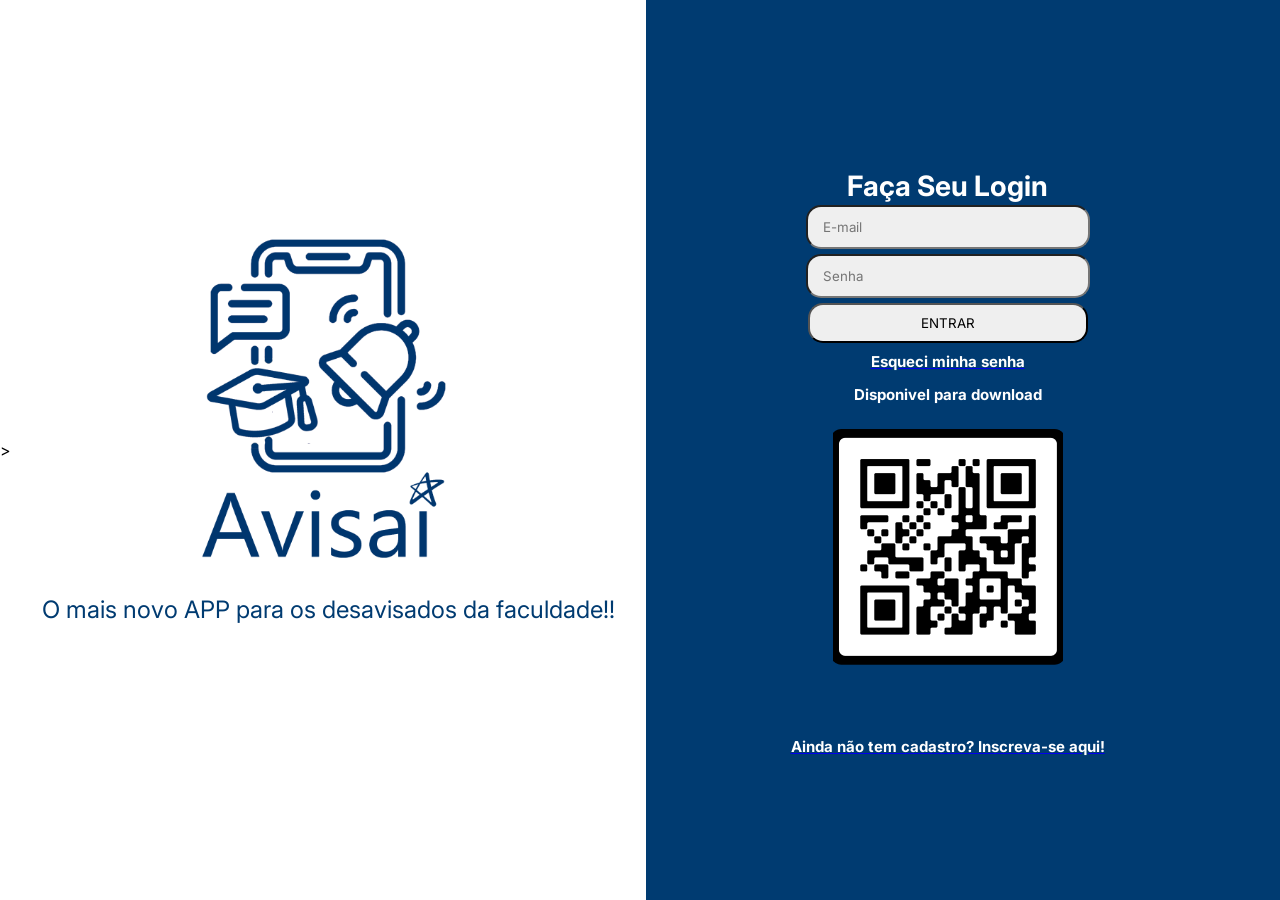
<file: index.html>
<!DOCTYPE html>
<html lang="pt-br">
  <head>
    <meta charset="UTF-8" />
    <meta http-equiv="X-UA-Compatible" content="IE=edge" />
    <meta name="viewport" content="width=device-width, initial-scale=1.0" />
    <link rel="preconnect" href="https://fonts.googleapis.com" />
    <link rel="preconnect" href="https://fonts.gstatic.com" crossorigin />
    <link
      href="https://fonts.googleapis.com/css2?family=Inter:wght@100;200;300;400;500;600;700&display=swap"
      rel="stylesheet"
    />

    <link
      rel="icon"
      type="image/png"
      href="./assets/icon.png
    "
    />
    <link rel="stylesheet" href="./styles.css" />
    >
    <title>Avisai</title>
  </head>
  <body>
    <aside>
      <img class="img-logo" src="./assets/logo.png" alt="Logo do site" />

      <p>O mais novo APP para os desavisados da faculdade!!</p>
    </aside>
    <div class="container">
      <div class="registro">
        <div class="title-login">
          <h3>Faça Seu Login</h3>
        </div>
        <div class="email">
          <input
            type="text"
            style="padding: 5px 15px"
            name="E-mail"
            placeholder="E-mail"
            required
          />
        </div>
        <div class="senha">
          <input
            type="password"
            style="padding: 5px 15px"
            name="Senha"
            placeholder="Senha"
            required
          />
        </div>
        <a href="./Aviso/aviso.html" class="div-button">
          <button class="entrar">ENTRAR</button>
        </a>
        <a href="Pagina/desenvolvimento.html" class="esqueci">
          <h5>Esqueci minha senha</h5>
        </a>

        <div class="app">
          <h5>Disponivel para download</h5>
        </div>

        <div class="qrcode">
          <img src="./assets/QRcode.png.png" alt="QRcode" />
        </div>

        <div class="cadastro">
          <a href="./registro.html"
            ><h5>Ainda não tem cadastro? Inscreva-se aqui!</h5></a
          >
        </div>
      </div>
    </div>
  </body>
</html>
</file>
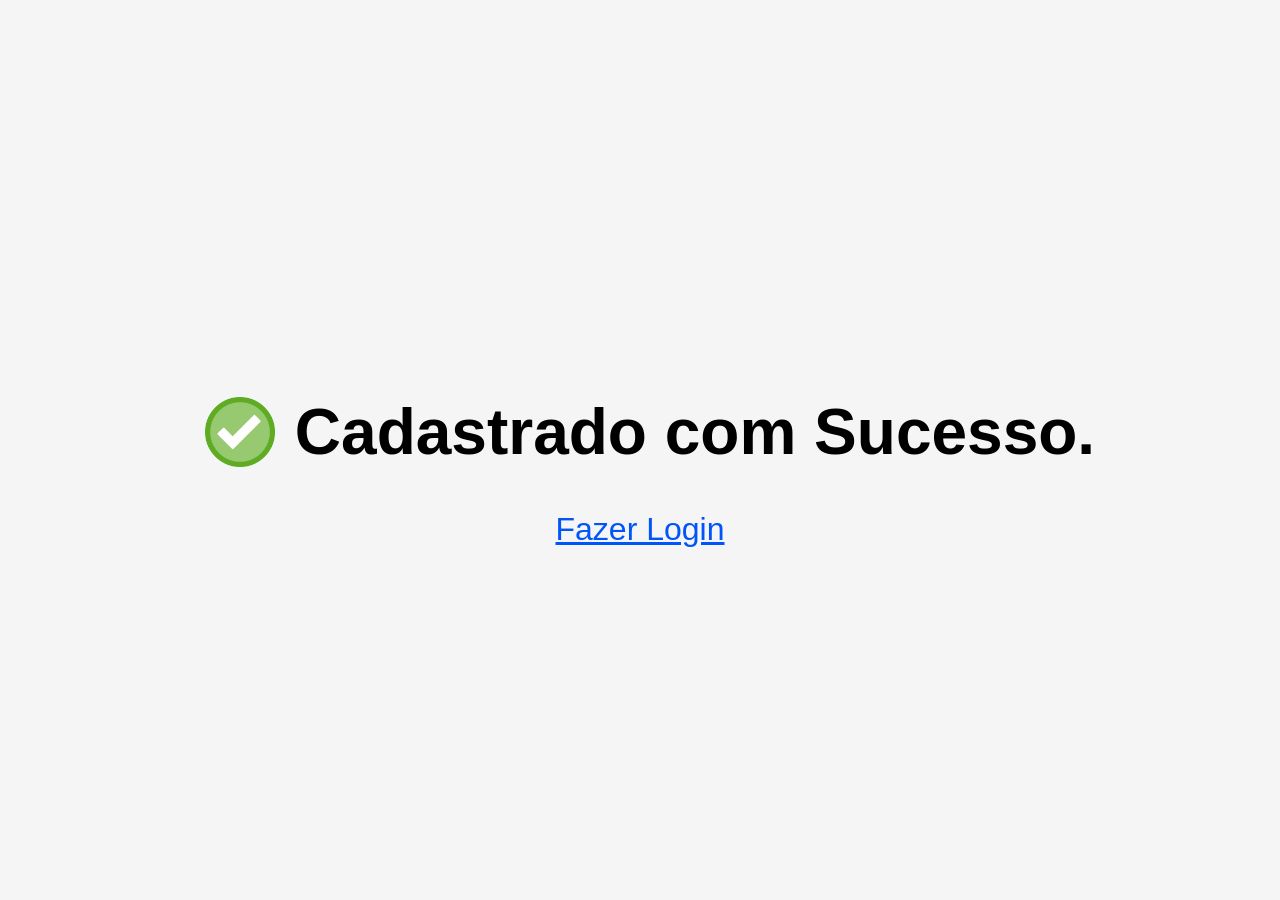
<file: cadastro.html>
<!DOCTYPE html>
<html lang="en">
  <head>
    <meta charset="UTF-8" />
    <meta http-equiv="X-UA-Compatible" content="IE=edge" />
    <meta name="viewport" content="width=device-width, initial-scale=1.0" />
    <link
      rel="icon"
      type="image/png"
      href="./assets/icon.png
    "
    />
    <link rel="stylesheet" href="style.css" />
    <title>Cadastrado com Sucesso</title>
  </head>
  <body>
    <div class="container">
      <div class="box1">
        <img src="./img/feito.png" alt="" />
        <h1>Cadastrado com Sucesso.</h1>
      </div>
      <div class="box2">
        <a href="./index.html">Fazer Login</a>
      </div>
    </div>
  </body>
</html>
</file>
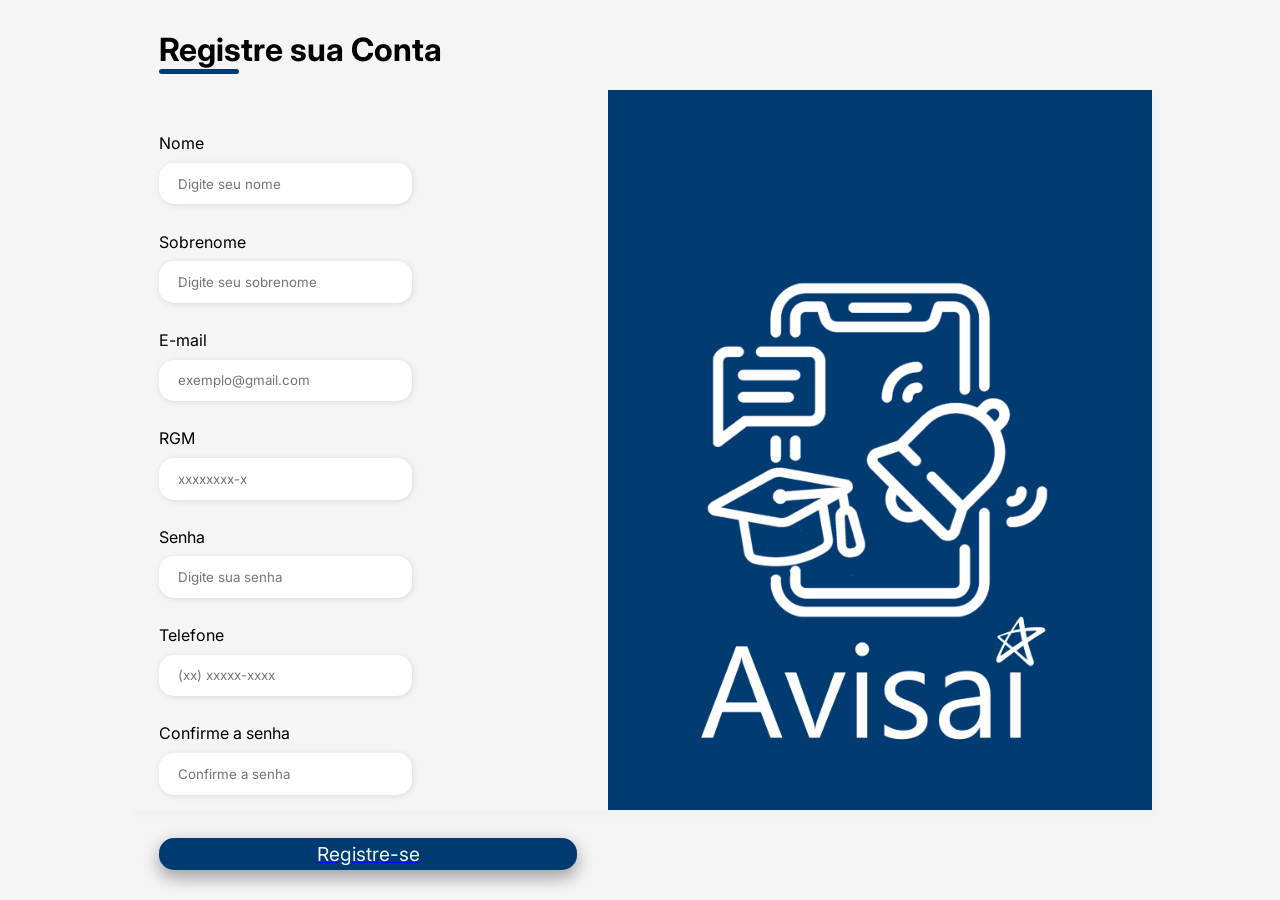
<file: registro.html>
<!DOCTYPE html>
<html lang="pt-BR">
  <head>
    <meta charset="UTF-8" />
    <link rel="stylesheet" href="registro.css" />
    <link rel="icon" type="image/png" href="./img/icon.png" />
    <title>Registre-se</title>
  </head>
  <body>
    <div class="container">
      <div class="form">
        <form action="#">
          <div class="form-header">
            <h1>Registre sua Conta</h1>
          </div>
          <div class="input-group">
            <div class="input-box">
              <label for="name">Nome</label>
              <input
                id="name"
                type="text"
                name="name"
                placeholder="Digite seu nome"
                required
              />
            </div>

            <div class="input-box">
              <label for="lastname">Sobrenome</label>
              <input
                id="lastname"
                type="text"
                name="lastname"
                placeholder="Digite seu sobrenome"
                required
              />
            </div>

            <div class="input-box">
              <label for="email">E-mail</label>
              <input
                id="email"
                type="email"
                name="email"
                placeholder="exemplo@gmail.com"
                required
              />
            </div>

            <div class="input-box">
              <label for="rgm">RGM</label>
              <input
                id="rgm"
                type="number"
                name="rgm"
                placeholder="xxxxxxxx-x"
                required
              />
            </div>

            <div class="input-box">
              <label for="password">Senha</label>
              <input
                id="password"
                type="password"
                name="password"
                placeholder="Digite sua senha"
                required
              />
            </div>

            <div class="input-box">
              <label for="phone">Telefone</label>
              <input
                id="phone"
                type="tel"
                name="phone"
                placeholder="(xx) xxxxx-xxxx"
                required
              />
            </div>

            <div class="input-box">
              <label for="conf-password">Confirme a senha</label>
              <input
                id="conf-password"
                type="password"
                name="conf-password"
                placeholder="Confirme a senha"
                required
              />
            </div>
          </div>
          <a href="./cadastro.html" class="register-button">
            
              <button class="reg-button">Registre-se</button>
            
          </a>
        </form>
      </div>
      <div class="logo">
        <img src="img/logo_branco.png" alt="logo" class="logo-img" />
      </div>
    </div>
  </body>
</html>
</file>
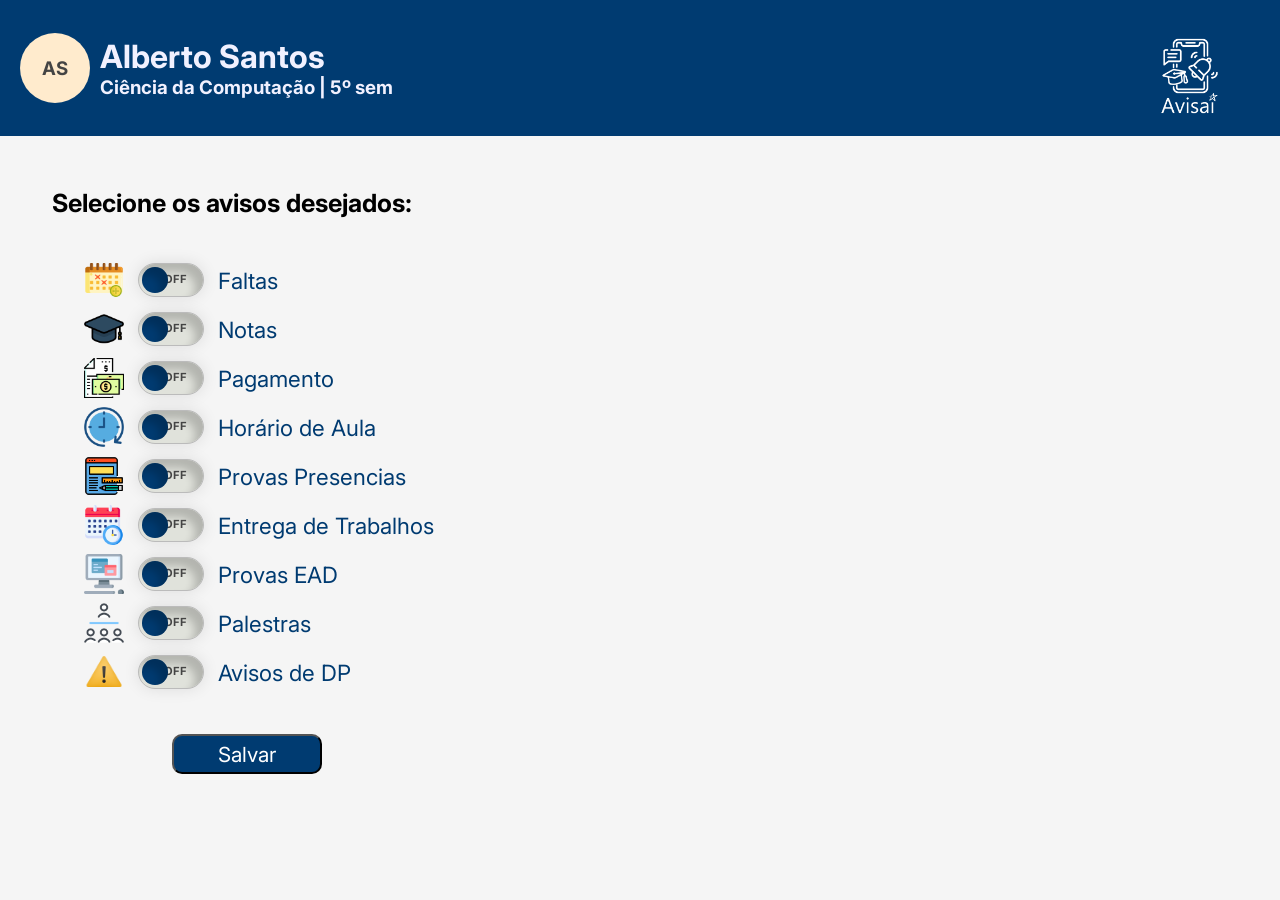
<file: Aviso/aviso.html>
<!DOCTYPE html>
<html lang="en">
<head>
    <meta charset="UTF-8">
    <meta http-equiv="X-UA-Compatible" content="IE=edge">
    <meta name="viewport" content="width=device-width, initial-scale=1.0">
    <link
      rel="icon"
      type="image/png"
      href="./img/icon.png"
    
    />
    <title>Avisaí | Seleção de avisos</title>
    <link rel="stylesheet" href="style.css">
</head>
<body>
    <header>
        <div class="header-user">
            <div class="header-left">
                <h3 class="user-logo">AS</h3>
                <div class="user-info">
                    <h1 class="name">Alberto Santos</h1>
                    <h3 class="course">Ciência da Computação | 5º sem</h3>
                </div> 
            </div> 
            <div class="header-logo" >
                <img src="./img/logo_branco.png" class="header-img">
            </div>
        </div>
    </header>

    <div class="container">
        <div class="select">
            <h4 class="select">Selecione os avisos desejados:</h4>
        </div>
        <ul>
            <li class="faltas"><img src="./img/falta.png" class="img-falta"></li>
            <li>
                <div class="toggle-wrapper">
                 <label class="switch">
                    <input type="checkbox" class="hidden-toggle" />
                        <div class="slider">
                            <div class="button"></div>
                </div>
                 </label>
            </li>
            <li><p>Faltas</p></li>
            
        </ul>
        <ul>
            <li class="faltas"><img src="./img/nota.png" class="img-falta"></li>
            <li>
                <div class="toggle-wrapper">
                 <label class="switch">
                    <input type="checkbox" class="hidden-toggle" />
                        <div class="slider">
                            <div class="button"></div>
                </div>
                 </label>
            </li>
            <li><p>Notas</p></li>
            
        </ul><ul>
            <li class="faltas"><img src="./img/pagto.png" class="img-falta"></li>
            <li>
                <div class="toggle-wrapper">
                 <label class="switch">
                    <input type="checkbox" class="hidden-toggle" />
                        <div class="slider">
                            <div class="button"></div>
                </div>
                 </label>
            </li>
            <li><p>Pagamento</p></li>
            
        </ul><ul>
            <li class="faltas"><img src="./img/horario.png" class="img-falta"></li>
            <li>
                <div class="toggle-wrapper">
                 <label class="switch">
                    <input type="checkbox" class="hidden-toggle" />
                        <div class="slider">
                            <div class="button"></div>
                </div>
                 </label>
            </li>
            <li><p>Horário de Aula</p></li>
            
        </ul><ul>
            <li class="faltas"><img src="./img/licao.png" class="img-falta"></li>
            <li>
                <div class="toggle-wrapper">
                 <label class="switch">
                    <input type="checkbox" class="hidden-toggle" />
                        <div class="slider">
                            <div class="button"></div>
                </div>
                 </label>
            </li>
            <li><p>Provas Presencias</p></li>
            
        </ul><ul>
            <li class="faltas"><img src="./img/data.png" class="img-falta"></li>
            <li>
                <div class="toggle-wrapper">
                 <label class="switch">
                    <input type="checkbox" class="hidden-toggle" />
                        <div class="slider">
                            <div class="button"></div>
                </div>
                 </label>
            </li>
            <li><p>Entrega de Trabalhos</p></li>
            
        </ul><ul>
            <li class="faltas"><img src="./img/ead.png" class="img-falta"></li>
            <li>
                <div class="toggle-wrapper">
                 <label class="switch">
                    <input type="checkbox" class="hidden-toggle" />
                        <div class="slider">
                            <div class="button"></div>
                </div>
                 </label>
            </li>
            <li><p>Provas EAD</p></li>
            
        </ul><ul>
            <li class="faltas"><img src="./img/palestra.png" class="img-falta"></li>
            <li>
                <div class="toggle-wrapper">
                 <label class="switch">
                    <input type="checkbox" class="hidden-toggle" />
                        <div class="slider">
                            <div class="button"></div>
                </div>
                 </label>
            </li>
            <li><p>Palestras</p></li>
            
        </ul><ul>
            <li class="faltas"><img src="./img/aviso.png" class="img-falta"></li>
            <li>
                <div class="toggle-wrapper">
                 <label class="switch">
                    <input type="checkbox" class="hidden-toggle" />
                        <div class="slider">
                            <div class="button"></div>
                </div>
                 </label>
            </li>
            <li><p>Avisos de DP</p></li>

        </ul>
        <div class="div-save">
            <button class="button-sub">
                <p>Salvar</p>
            </button>
         </div>
    </div>
    

    
</body>
</html>
</file>
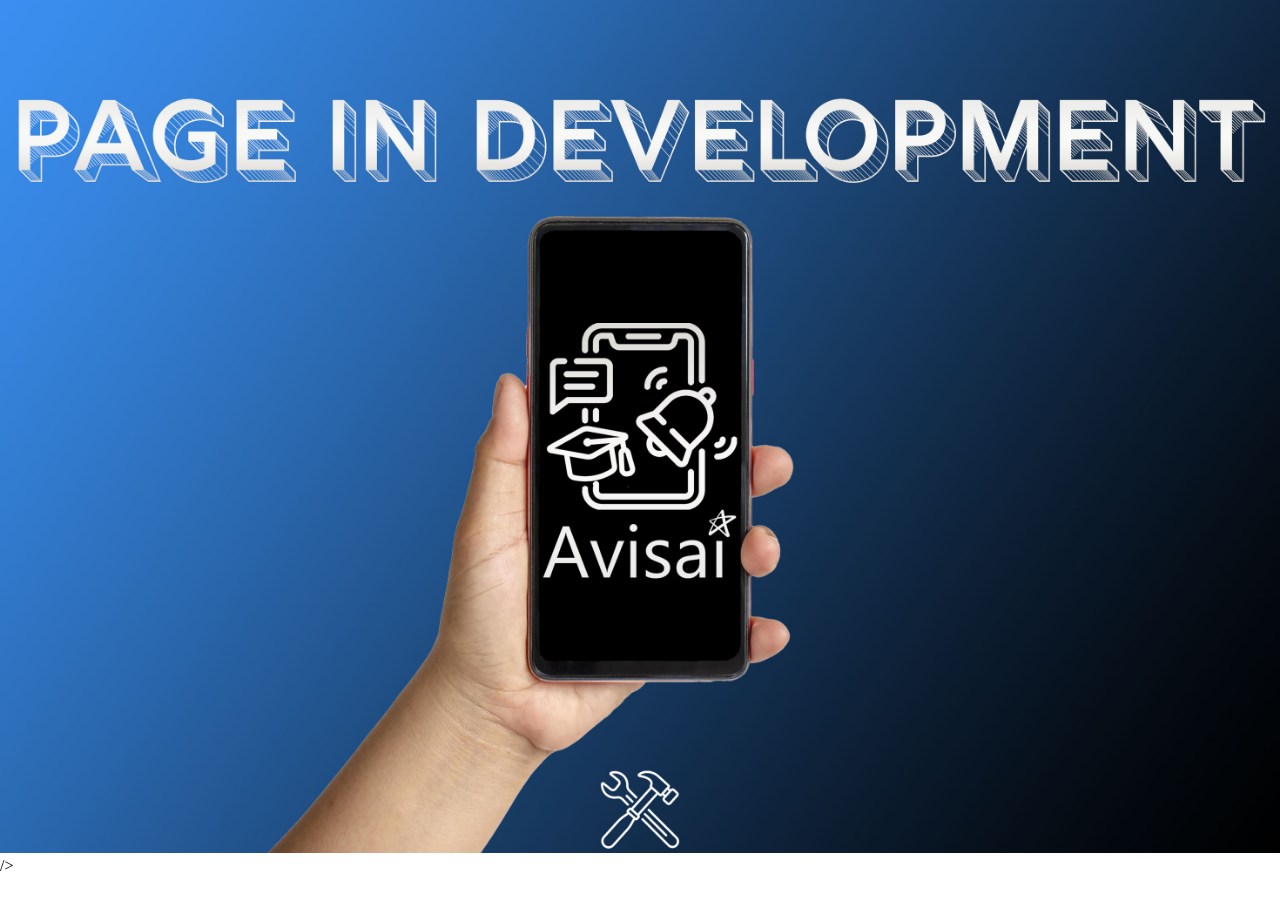
<file: Pagina/desenvolvimento.html>
<!DOCTYPE html>
<html lang="en">
  <head>
    <meta charset="UTF-8" />
    <meta http-equiv="X-UA-Compatible" content="IE=edge" />
    <meta name="viewport" content="width=device-width, initial-scale=1.0" />
    <link rel="stylesheet" href="styless.css" />
    <link
      rel="icon"
      type="image/png"
      href="./img/icon.png
    "
    />
    <title>Em Desenvolvimento</title>
  </head>
  <body>
    <div class="container">
    <img
      src="./img/page.jpeg"
      alt="pagina"
    </div>
    />
  </body>
</html>
</file>
<file: styles.css>
@import url('https://fonts.googleapis.com/css2?family=Inter:wght@100;200;300;400;500;600;700&display=swap');

* {
  padding: 0;
  margin: 0;
  box-sizing: 0;
  font-family: "Inter";
}

body {
  grid-template-areas: "profile timeline";
  grid-template-columns: 1fr 1fr;
  width: 100%;
  height: 100vh;
  display: flex;
  justify-content: center;
  align-items: center;
  background-color: #ffffff;
}
.registro {
  width: 50%;
  display: flex;
  justify-content: center;
  align-items: center;
  flex-direction: column;
}

aside {
  display: flex;
  grid-area: profile;
  flex-direction: column;
  align-items: center;
  justify-content: center;
  background-color: #ffffff;
  width: 50%;
  height: 100vh;
  margin-bottom: 10rem;

  
  font-style: normal;
  font-weight: 400;
  font-size: 24px;
  line-height: 28px;
  color: #003b71;
}

.container {
  grid-area: timeline;
  background-color: #003b71;
  width: 50%;
  height: 100vh;
  display: flex;
  box-shadow: 5px 5px 10px rgba(0, 0, 0, 0.0212);
}

.registro {
  margin-left: 5em;
  padding: 10%;
  width: 50%;
  display: flex;
  align-items: center;
  justify-self: center;
  margin-top: 2em;
}

.input-group {
  display: flex;
  flex-wrap: wrap;
  justify-content: space-between;
  padding: 1rem 0;
}

.img-logo {
  width: 25rem;
  height: 30rem;
}

.title-login {
  justify-content: center;
  display: flex;
  align-items: center;
  padding: 5px;
  font-style: normal;
  font-weight: 400px;
  font-size: 24px;
  line-height: 28px;
  color: #ffffff;
}

input {
  width: 250px;
  height: 30px;
  background: #efefef;
  border-radius: 15px;
  
  margin-bottom: 5px;
}

input:hover {
  background-color: rgb(212, 212, 212);
}

button {
  width: 280px;
  height: 40px;
  background: #efefef;
  border-radius: 5px;
  margin-bottom: 5px;
  cursor: pointer;
  border-radius: 15px;
}

button:hover {
  background-color: rgb(212, 212, 212);
}

h5 {
 
  font-style: normal;
  font-weight: 400px;
  font-size: 15px;
  line-height: 28px;
  color: #ffffff;
  margin-bottom: 5px;
}

.qrcode{
  margin-top: 15px;
}
</file>
<file: style.css>
body {
  padding: 0;
  margin: 0;
  background-color: whitesmoke;
  width: 100%;
  height: 100vh;
}

.container {
  height: 100%;
  font-size: 2rem;
  font-family: "Segoe UI", Tahoma, Geneva, Verdana, sans-serif;
  display: flex;
  justify-content: center;
  flex-direction: column;
}
.box1 {
  display: flex;
  justify-content: center;
  align-items: center;
}
.box2 a {
  display: flex;
  justify-content: center;
  align-items: center;
}
.box2 a {
  color: #0055f9;
}
img {
  width: 70px;
  padding: 20px;
}
</file>
<file: registro.css>
@import url('https://fonts.googleapis.com/css2?family=Inter:wght@100;200;300;400;500;600;700&display=swap');

*{
    padding: 0;
    margin: 0;
    box-sizing: 0;
    font-family: 'Inter';
}

body{
    width: 100%;
    height: 100vh;
    display: flex;
    justify-content: center;
    align-items: center;
    background-color: whitesmoke;
}

.container{
    width: 80%;
    height: 80vh;
    display: flex;
    box-shadow: 5px 5px 10px rgba(0, 0, 0, 0.0212) ;
}

.logo{
    width: 50%;
    display: flex;
    justify-content: center;
    background-color: #003b71;
    padding: 1rem;

}

.form{
    padding: 3%;
    width: 50%;
    display: flex;
    justify-content: center;
    align-items: center;
    flex-direction: column;
}
.form-header{
    margin-bottom: 3rem;
    display: flex;
    justify-content: space-between;
}
.form-header h1::after{
    content: '';
    display: block;
    width: 5rem;
    height: 0.3rem;
    background-color: #003b71;
    margin: 0 auto;
    position: absolute;
    border-radius: 10px;
}

.input-group{
    display: flex;
    flex-wrap: wrap;
    justify-content: space-between;
    padding: 1rem 0;

}

.input-box{
    display: flex;
    flex-direction: column;
    margin-bottom: 1.1rem;

}
.input-box input{
    margin: .6rem 0;
    padding: 0.8rem 1.2rem;
    border: none;
    border-radius: 15px;
    box-shadow: 1px 1px 6px #0000001c;
}

.input-box input:hover{
    background-color: #eeeeee75;

}
.register-button{
    height: 2rem;
    background-color: #003b71;
    display: flex;
    align-items: center;
    justify-content: center;
    border-radius: 15px;
    box-shadow: 0 8px 16px 0 rgba(0,0,0,0.2), 0 6px 20px 0 rgba(0,0,0,0.19);
}
.reg-button{
    width: 95%;
    border-radius: 15px;
    font-size: 1.2em;
    background-color: #003b71;
    border: none;
    color: aliceblue;
  }
  
.reg-button:hover {
    box-shadow: 0 12px 16px 0 rgba(0,0,0,0.24), 0 17px 50px 0 rgba(0,0,0,0.19);
    cursor: pointer;
}
</file>
<file: Aviso/style.css>
@import url('https://fonts.googleapis.com/css2?family=Inter:wght@100;200;300;400;500;600;700&display=swap');

*{
    padding: 0;
    margin: 0;
    box-sizing: 0;
    font-family: 'Inter';
}

body{
  background-color: whitesmoke;
}

.header-user{
  background-color: #003B71;
  align-items: center;
  display: flex;
  justify-content: space-between;
  padding: 10px;
  color: #f1f1ff;
}

.user-logo{
  background-color: blanchedalmond;
  width: 70px;
  height: 70px;
  border-radius: 100%;
  display: flex;
  justify-content: center;
  align-items: center;
  color: #444;
}
.header-left{
  padding: 10px;
  display: flex;
  flex-wrap: nowrap;
  align-items: center;
}
.user-info{
  padding: 10px;
}

.header-img{
  height: 7rem;
}
.header-logo{
  margin-right: 20px;
}
.select{
  background-color: whitesmoke;
  padding: 10px;
  margin-bottom: 10px;
  font-size: 25px;
}
.container{
  background-color: whitesmoke;
  padding: 2rem;
}
.img-falta{
  height: 40px;
}
ul{
  display: flex;
  align-items: center;
  margin-left: 50px;
  margin-bottom: 5px;
}
li{
  display: flex;
  align-items: center;
  flex-wrap: wrap;
  padding: 2px;
  font-size: 1.4rem;
  margin-right: 10px;
  color: #003B71;
}

/* Aqui comença o Toggler On/Off */
.toggle-wrapper {
  display: flex;
  align-items: center;
}

/* Esconde o checkbox */
.switch > .hidden-toggle {
  display: none;
}

/* Caixinha onde o botão desliza */
.switch > .slider {
  background: #e0e2db;
  border: 0.1rem solid #bbb;
  cursor: pointer;
  border-radius: 2rem;
  transition: all 300ms ease-in-out;
  width: 4rem;
  height: 2rem;
  position: relative;
  box-shadow: inset -0.5rem 0.5rem 0.5rem rgba(0, 0, 0, 0.2),
    0 0 1rem rgba(0, 0, 0, 0.1);
}

/* O botão redondinho */
.switch > .slider > .button {
  content: "";
  position: absolute;
  width: 1.6rem;
  height: 1.6rem;
  background: #003B71;
  top: 0.2rem;
  left: 0.2rem;
  transition: all 300ms ease-in-out;
  border-radius: 50%;
  z-index: 2;
  box-shadow: inset -0.5rem 0.5rem 0.5rem rgba(0, 0, 0, 0.2);
}

/* Texto ON ou OFF (começa off) */
.switch > .slider:after {
  position: absolute;
  top: 50%;
  right: 1rem;
  transform: translate(0, -50%);
  font-size: 0.7rem;
  line-height: 0.7rem;
  color: #444;
  font-weight: bold;
  z-index: 1;
  transition: all 300ms ease-in-out;
  content: "OFF";
}

/* Slider ON */
.switch > .hidden-toggle:checked ~ .slider {
  background: #003B71;
  box-shadow: inset 0.5rem 0.5rem 0.5rem rgba(0, 0, 0, 0.2),
    0 0 1rem rgba(50, 0, 150, 0.2);
}

/* Botão ON */
.switch > .hidden-toggle:checked ~ .slider > .button {
  left: 2.2rem;
  box-shadow: inset 0.5rem 0.5rem 0.5rem rgba(0, 0, 0, 0.2);
  background: #e0e2db;
}

/* Texto ON */
.switch > .hidden-toggle:checked ~ .slider:after {
  right: 2.2rem;
  color: #f1f1ff;
  content: "ON";
}

.div-save{
  display: flex;
  padding: 20px;
  margin-left: 120px;
  margin-top: 20px;
}
.button-sub{
  display: flex;
  font-size: 1.3rem;
  background-color: #003B71;
  border-radius: 10px;
  color: white;
  width: 150px;
  height: 40px;
  justify-content: center;
  align-items: center;
}

.button-sub:hover{
  cursor: pointer;
  background-color: #005198;
}
</file>
<file: Pagina/styless.css>
* {
  padding: 0;
  margin: 0;
  box-sizing: 0;
}
.container {
width: 100%;
height: 100vh;
 
}
img {
  width: 100%;
}
</file>
